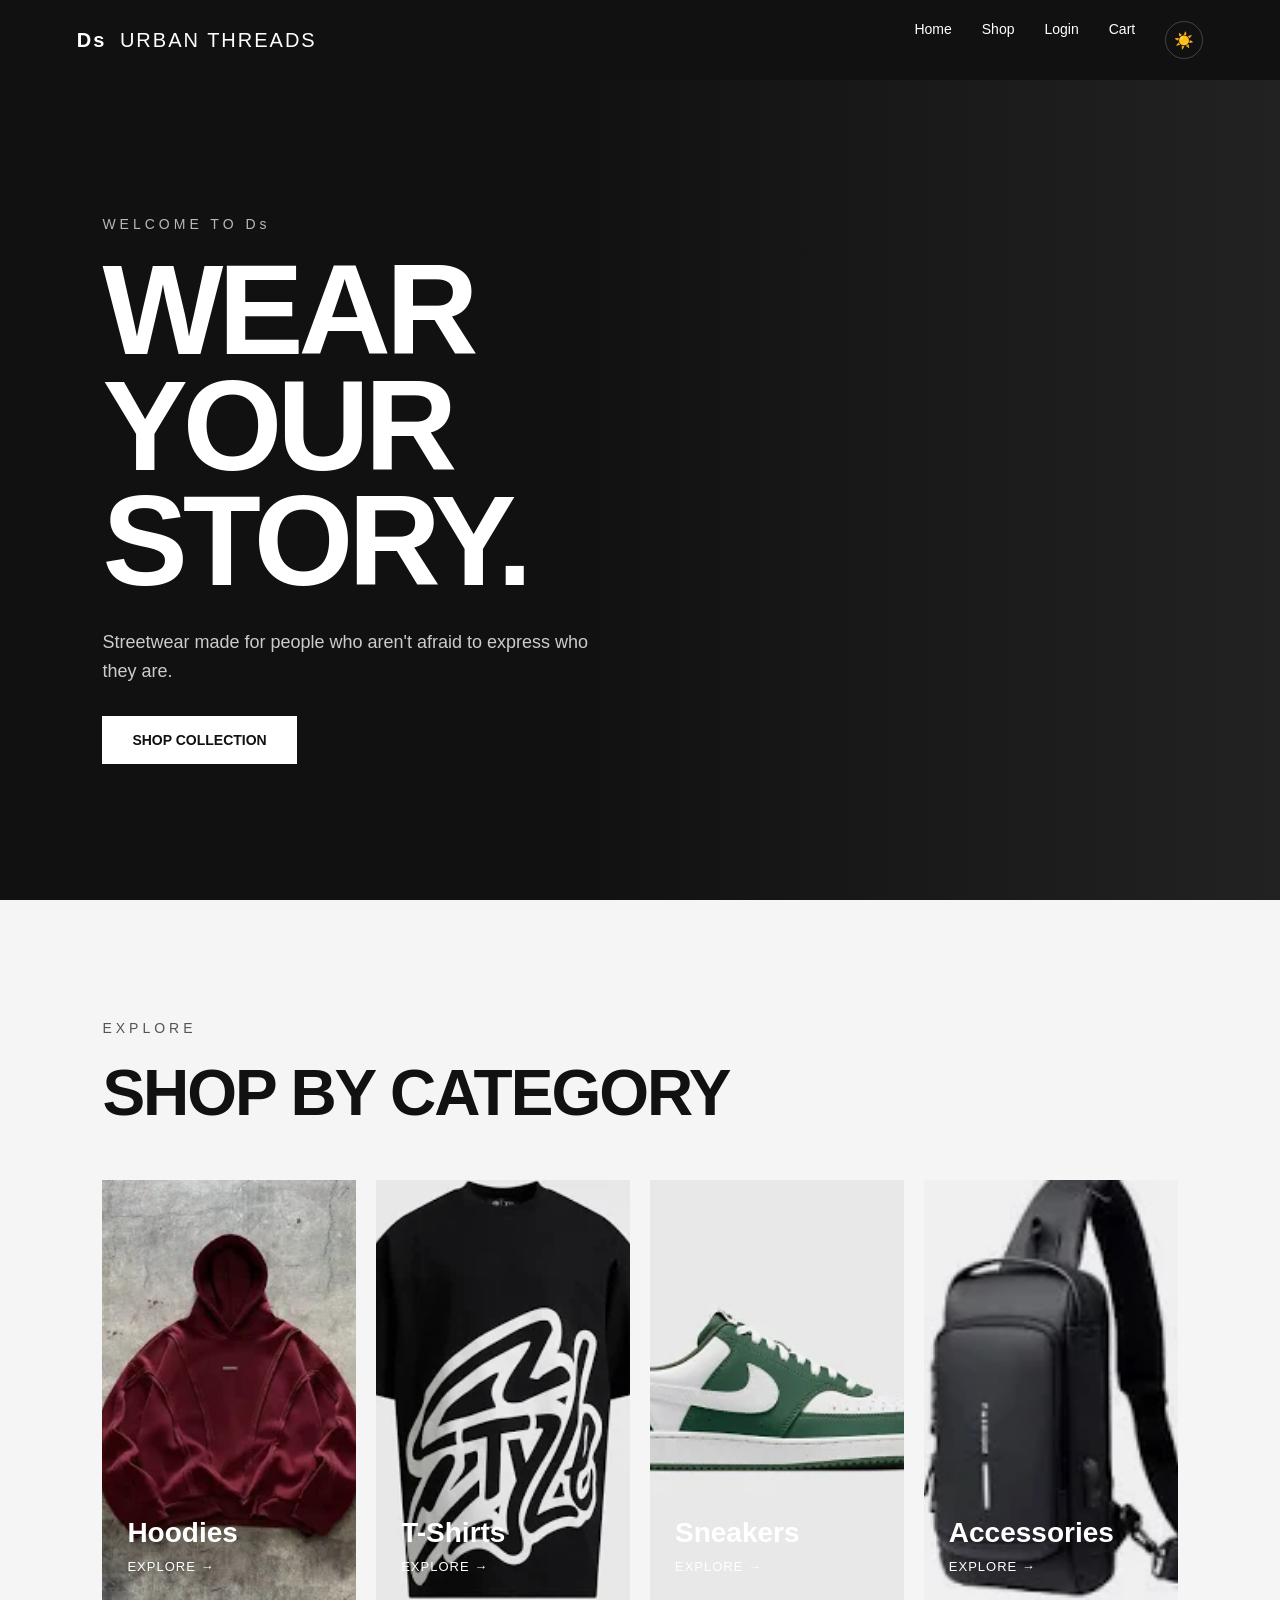
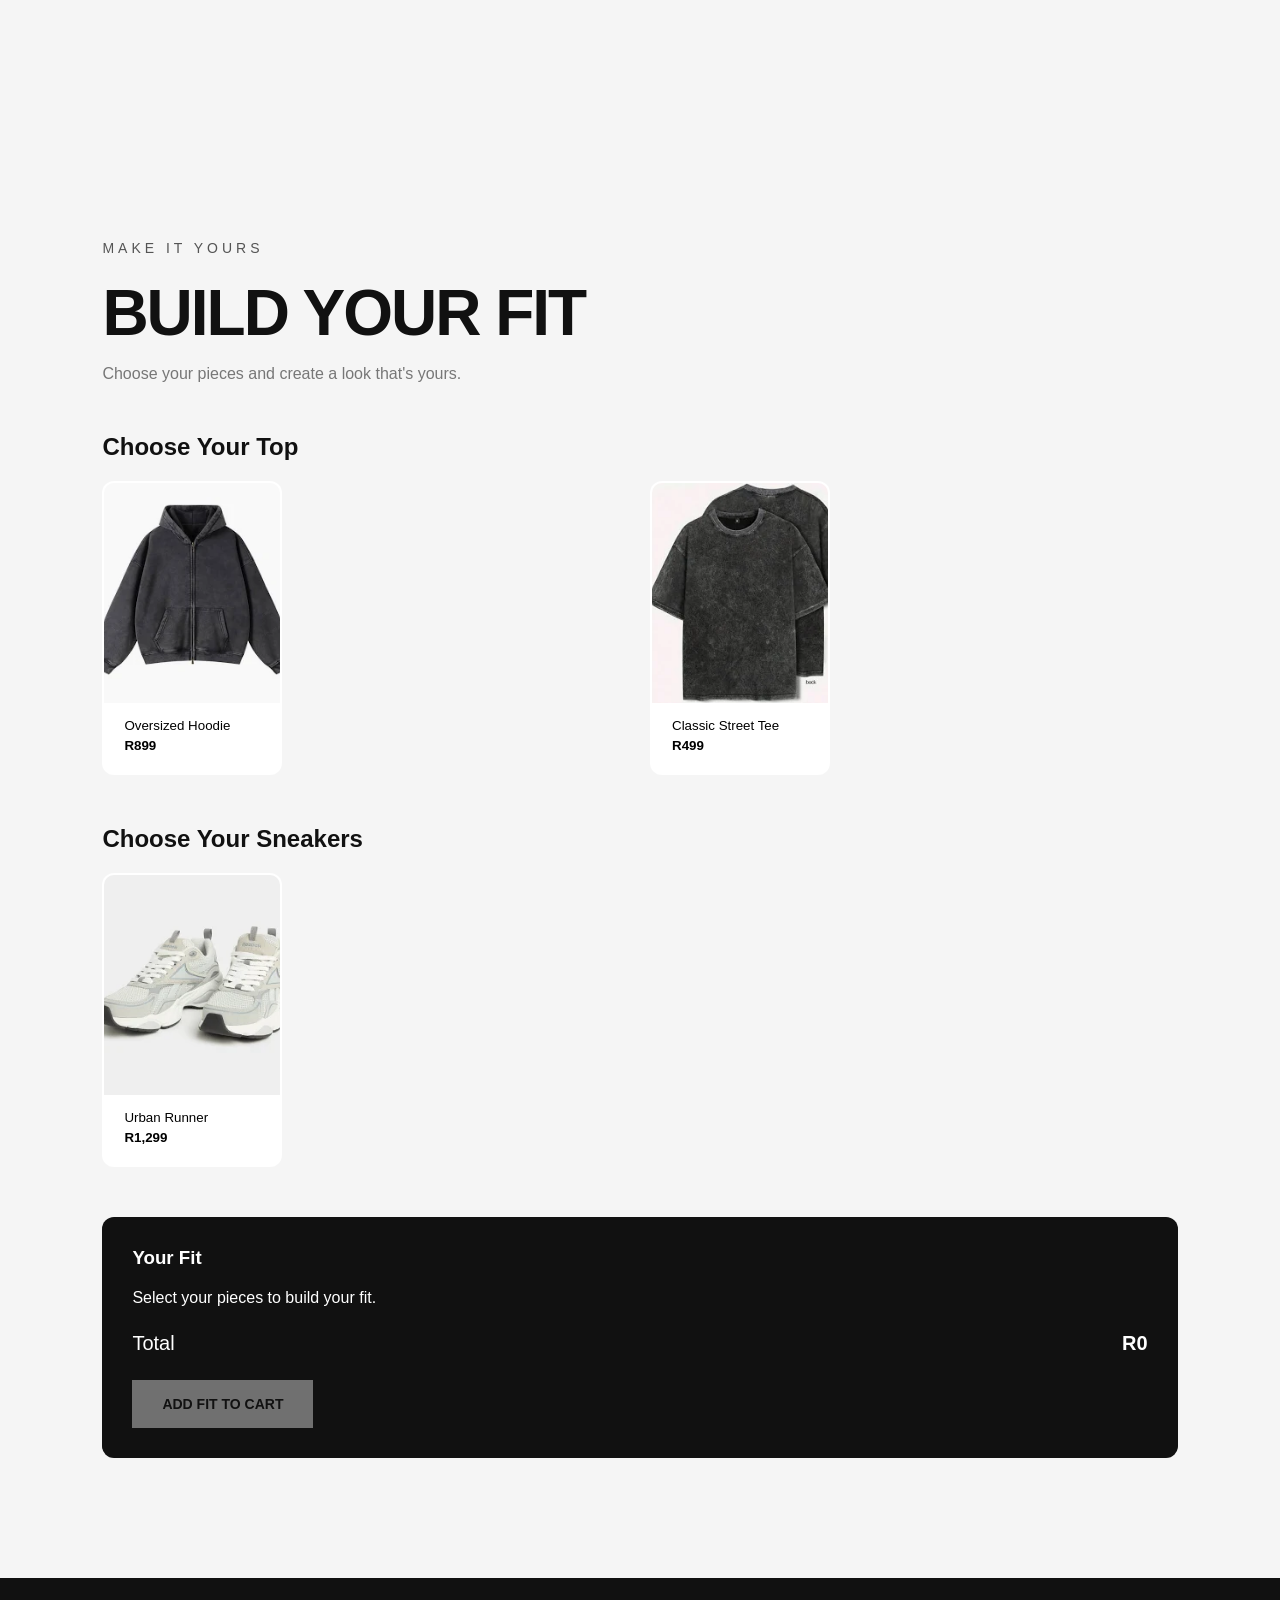
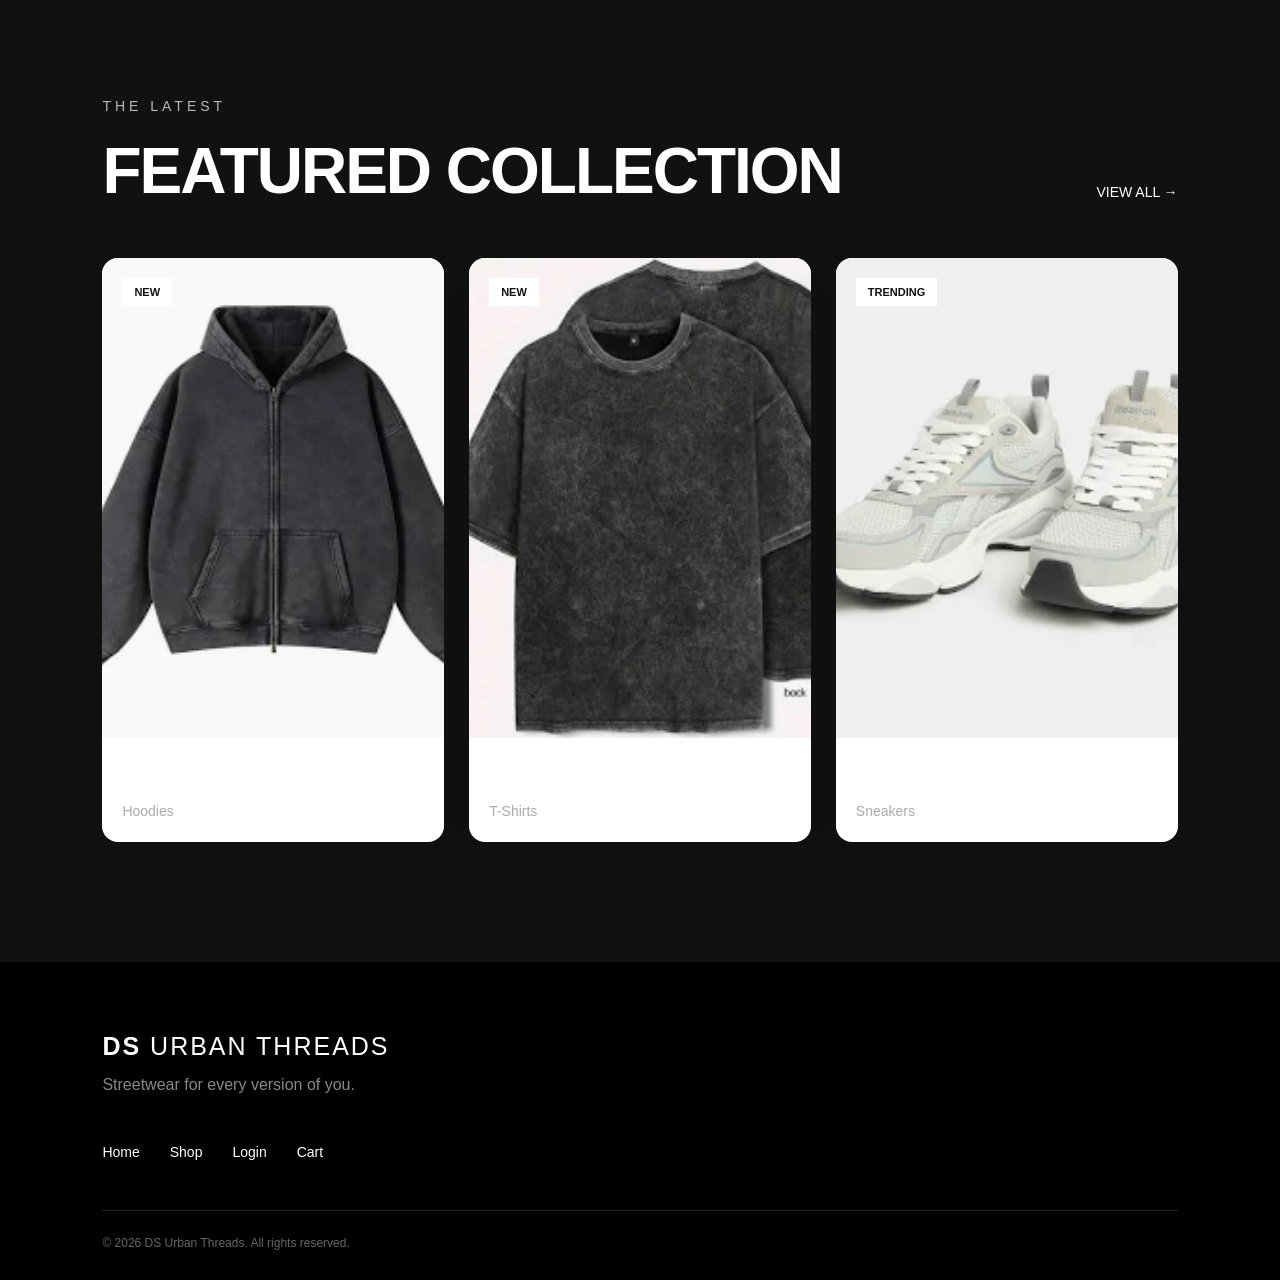
<file: index.html>
<!DOCTYPE html>
<html lang="en">

<head>
    <meta charset="UTF-8">
    <meta name="viewport" content="width=device-width, initial-scale=1.0">

    <title>Ds Urban Threads</title>

    <link rel="stylesheet" href="style.css">
    <link rel="icon" type="image/png" href="./assets/ChatGPT Image Aug 14, 2026, 10_46_32 AM.png">
</head>

<body>

    <!-- Navbar -->
    <nav class="navbar">

        <a href="index.html" class="logo">
            Ds <span>URBAN THREADS</span>
        </a>

        <div class="nav-links">

            <a href="index.html">Home</a>

            <a href="shop.html">Shop</a>

            <a href="login.html">Login</a>

            <a href="cart.html">Cart</a>

            <button id="theme-toggle" class="theme-toggle">
                ☀️
            </button>

        </div>

    </nav>


    <!-- Hero Section -->
    <main>

        <section class="hero">

            <div class="hero-content">

                <p class="eyebrow">
                    WELCOME TO Ds
                </p>

                <h1>
                    WEAR YOUR
                    <span>STORY.</span>
                </h1>

                <p class="hero-text">
                    Streetwear made for people who aren't afraid
                    to express who they are.
                </p>

                <a href="shop.html" class="shop-btn">
                    SHOP COLLECTION
                </a>

            </div>

        </section>


        <!-- Categories -->
        <section class="categories">

            <div class="section-heading">

                <p class="eyebrow">
                    EXPLORE
                </p>

                <h2>
                    SHOP BY CATEGORY
                </h2>

            </div>


            <div class="category-grid">


                <!-- Hoodies -->

                <a
                    href="shop.html?category=Hoodies"
                    class="category-card"
                >

                    <img
                        src="./assets/cotton-hoodie.webp"
                        alt="Hoodies"
                        class="category-image"
                    >

                    <div class="category-content">

                        <h3>
                            Hoodies
                        </h3>

                        <span>
                            Explore →
                        </span>

                    </div>

                </a>


                <!-- T-Shirts -->

                <a
                    href="shop.html?category=T-Shirts"
                    class="category-card"
                >

                    <img
                        src="./assets/graphic-tee.webp"
                        alt="T-Shirts"
                        class="category-image"
                    >

                    <div class="category-content">

                        <h3>
                            T-Shirts
                        </h3>

                        <span>
                            Explore →
                        </span>

                    </div>

                </a>


                <!-- Sneakers -->

                <a
                    href="shop.html?category=Sneakers"
                    class="category-card"
                >

                    <img
                        src="./assets/street-sneaker.webp"
                        alt="Sneakers"
                        class="category-image"
                    >

                    <div class="category-content">

                        <h3>
                            Sneakers
                        </h3>

                        <span>
                            Explore →
                        </span>

                    </div>

                </a>


                <!-- Accessories -->

                <a
                    href="shop.html?category=Accessories"
                    class="category-card"
                >

                    <img
                        src="./assets/utility-bag.webp"
                        alt="Accessories"
                        class="category-image"
                    >

                    <div class="category-content">

                        <h3>
                            Accessories
                        </h3>

                        <span>
                            Explore →
                        </span>

                    </div>

                </a>

            </div>

        </section>

<!-- Build Your Fit -->
<section class="build-fit">

    <div class="section-heading">
        <p class="eyebrow">MAKE IT YOURS</p>

        <h2>BUILD YOUR FIT</h2>

        <p class="fit-intro">
            Choose your pieces and create a look that's yours.
        </p>
    </div>


    <div class="fit-container">

        <!-- Choose Top -->
        <div class="fit-category">

            <h3>Choose Your Top</h3>

            <div class="fit-options">

                <!-- Oversized Hoodie -->
                <button
                    class="fit-option"
                    data-type="top"
                    data-name="Oversized Hoodie"
                    data-price="899"
                    data-image="./assets/oversized-hoodie.webp"
                >

                    <img
                        src="./assets/oversized-hoodie.webp"
                        alt="Oversized Hoodie"
                    >

                    <span>Oversized Hoodie</span>

                    <strong>R899</strong>

                </button>


                <!-- Classic Street Tee -->
                <button
                    class="fit-option"
                    data-type="top"
                    data-name="Classic Street Tee"
                    data-price="499"
                    data-image="./assets/urban-tshirt.webp"
                >

                    <img
                        src="./assets/urban-tshirt.webp"
                        alt="Classic Street Tee"
                    >

                    <span>Classic Street Tee</span>

                    <strong>R499</strong>

                </button>

            </div>

        </div>


        <!-- Choose Sneakers -->
        <div class="fit-category">

            <h3>Choose Your Sneakers</h3>

            <div class="fit-options">

                <!-- Urban Runner -->
                <button
                    class="fit-option"
                    data-type="shoes"
                    data-name="Urban Runner"
                    data-price="1299"
                    data-image="./assets/runner-sneaker.webp"
                >

                    <img
                        src="./assets/runner-sneaker.webp"
                        alt="Urban Runner"
                    >

                    <span>Urban Runner</span>

                    <strong>R1,299</strong>

                </button>

            </div>

        </div>


        <!-- Fit Summary -->
        <div class="fit-summary">

            <h3>Your Fit</h3>

            <div id="selected-fit">

                <p>
                    Select your pieces to build your fit.
                </p>

            </div>

            <div class="fit-total">

                <span>Total</span>

                <strong id="fit-total">
                    R0
                </strong>

            </div>

            <button
                id="add-fit-cart"
                class="shop-btn"
                disabled
            >
                ADD FIT TO CART
            </button>

        </div>

    </div>

</section>


        <!-- Featured Collection -->
        <section class="featured">

            <div class="section-heading featured-heading">

                <div>

                    <p class="eyebrow">
                        THE LATEST
                    </p>

                    <h2>
                        FEATURED COLLECTION
                    </h2>

                </div>

                <a
                    href="shop.html"
                    class="view-all"
                >
                    VIEW ALL →
                </a>

            </div>


            <div class="featured-grid">


                <!-- Featured Hoodie -->

                <article class="product-card">

                    <div class="product-image">

                        <img
                            src="./assets/oversized-hoodie.webp"
                            alt="Oversized Hoodie"
                        >

                        <span class="product-tag">
                            NEW
                        </span>

                    </div>


                    <div class="product-info">

                        <div>

                            <h3>
                                Oversized Hoodie
                            </h3>

                            <p>
                                Hoodies
                            </p>

                        </div>

                        <strong>
                            R899
                        </strong>

                    </div>

                </article>


                <!-- Featured T-Shirt -->

                <article class="product-card">

                    <div class="product-image">

                        <img
                            src="./assets/urban-tshirt.webp"
                            alt="Classic Street Tee"
                        >

                        <span class="product-tag">
                            NEW
                        </span>

                    </div>


                    <div class="product-info">

                        <div>

                            <h3>
                                Classic Street Tee
                            </h3>

                            <p>
                                T-Shirts
                            </p>

                        </div>

                        <strong>
                            R499
                        </strong>

                    </div>

                </article>


                <!-- Featured Sneakers -->

                <article class="product-card">

                    <div class="product-image">

                        <img
                            src="./assets/runner-sneaker.webp"
                            alt="Urban Runner"
                        >

                        <span class="product-tag">
                            TRENDING
                        </span>

                    </div>


                    <div class="product-info">

                        <div>

                            <h3>
                                Urban Runner
                            </h3>

                            <p>
                                Sneakers
                            </p>

                        </div>

                        <strong>
                            R1,299
                        </strong>

                    </div>

                </article>

            </div>

        </section>

    </main>


    <!-- Footer -->
    <footer class="footer">

        <div class="footer-brand">

            <h2>
                DS <span>URBAN THREADS</span>
            </h2>

            <p>
                Streetwear for every version of you.
            </p>

        </div>


        <div class="footer-links">

            <a href="index.html">
                Home
            </a>

            <a href="shop.html">
                Shop
            </a>

            <a href="login.html">
                Login
            </a>

            <a href="cart.html">
                Cart
            </a>

        </div>


        <p class="copyright">
            © 2026 DS Urban Threads. All rights reserved.
        </p>

    </footer>


    <script src="./js/theme.js"></script>
<script src="./js/fit.js"></script>

</body>

</html>
</file>
<file: style.css>
/* Reset */
* {
    margin: 0;
    padding: 0;
    box-sizing: border-box;
}

body {
    font-family: Arial, sans-serif;
    background: #111;
    color: #fff;
}

/* Navbar */
.navbar {
    height: 80px;
    padding: 0 6%;
    display: flex;
    align-items: center;
    justify-content: space-between;
    background: #111;
}

.logo {
    color: #fff;
    text-decoration: none;
    font-size: 20px;
    font-weight: 800;
    letter-spacing: 2px;
}

.logo span {
    font-weight: 400;
    margin-left: 6px;
}

.nav-links {
    display: flex;
    gap: 30px;
}

.nav-links a {
    color: #fff;
    text-decoration: none;
    font-size: 14px;
    transition: 0.3s;
}

.nav-links a:hover {
    opacity: 0.6;
}

/* Hero */
.hero {
    min-height: calc(100vh - 80px);
    display: flex;
    align-items: center;
    padding: 0 8%;
    background: linear-gradient(
        90deg,
        #111 0%,
        #111 45%,
        #222 100%
    );
}

.hero-content {
    max-width: 650px;
}

.eyebrow {
    font-size: 14px;
    letter-spacing: 4px;
    margin-bottom: 20px;
    opacity: 0.7;
}

.hero h1 {
    font-size: clamp(60px, 10vw, 130px);
    line-height: 0.9;
    font-weight: 900;
    letter-spacing: -5px;
}

.hero h1 span {
    display: block;
}

.hero-text {
    max-width: 500px;
    margin: 30px 0;
    font-size: 18px;
    line-height: 1.6;
    color: #ccc;
}

.shop-btn {
    display: inline-block;
    padding: 16px 30px;
    background: #fff;
    color: #111;
    text-decoration: none;
    font-weight: 700;
    font-size: 14px;
    transition: 0.3s;
}

.shop-btn:hover {
    background: #ddd;
    transform: translateY(-3px);
}

/* =========================
   Categories
========================= */

.categories {
    padding: 120px 8%;
    background: #f5f5f5;
    color: #111;
}

.section-heading {
    margin-bottom: 50px;
}

.section-heading h2 {
    font-size: clamp(35px, 5vw, 65px);
    letter-spacing: -2px;
}

.category-grid {
    display: grid;
    grid-template-columns: repeat(4, 1fr);
    gap: 20px;
}

.category-card {
    position: relative;
    height: 420px;
    overflow: hidden;
    text-decoration: none;
    color: #fff;
    background: #222;
}

.category-image {
    width: 100%;
    height: 100%;
    transition: transform 0.5s ease;
}

.category-card:hover .category-image {
    transform: scale(1.05);
}

/* Temporary category backgrounds */

.hoodie-image {
    background: linear-gradient(135deg, #333, #111);
}

.tshirt-image {
    background: linear-gradient(135deg, #555, #222);
}

.sneaker-image {
    background: linear-gradient(135deg, #222, #444);
}

.accessories-image {
    background: linear-gradient(135deg, #111, #333);
}

.category-content {
    position: absolute;
    bottom: 25px;
    left: 25px;
}

.category-content h3 {
    font-size: 28px;
    margin-bottom: 8px;
}

.category-content span {
    font-size: 13px;
    text-transform: uppercase;
    letter-spacing: 1px;
}


/* =========================
   Featured Collection
========================= */

.featured {
    padding: 120px 8%;
    background: #111;
}

.featured-heading {
    color: #fff;
    display: flex;
    justify-content: space-between;
    align-items: flex-end;
}

.view-all {
    color: #fff;
    text-decoration: none;
    font-size: 14px;
    margin-bottom: 8px;
}

.featured-grid {
    display: grid;
    grid-template-columns: repeat(3, 1fr);
    gap: 25px;
}

.product-card {
    color: #fff;
}

.product-image {
    height: 480px;
    background: #222;
    position: relative;
}

.product-tag {
    position: absolute;
    top: 20px;
    left: 20px;
    padding: 8px 12px;
    background: #fff;
    color: #111;
    font-size: 11px;
    font-weight: bold;
}

.product-info {
    display: flex;
    justify-content: space-between;
    padding-top: 18px;
}

.product-info h3 {
    font-size: 18px;
    margin-bottom: 5px;
}

.product-info p {
    color: #888;
    font-size: 13px;
}

.product-info strong {
    font-size: 16px;
}


/* =========================
   Footer
========================= */

.footer {
    padding: 70px 8% 30px;
    background: #000;
    color: #fff;
}

.footer-brand h2 {
    font-size: 25px;
    letter-spacing: 2px;
}

.footer-brand h2 span {
    font-weight: 400;
}

.footer-brand p {
    margin-top: 15px;
    color: #888;
}

.footer-links {
    display: flex;
    gap: 30px;
    margin: 50px 0;
}

.footer-links a {
    color: #fff;
    text-decoration: none;
    font-size: 14px;
}

.copyright {
    padding-top: 25px;
    border-top: 1px solid #222;
    color: #666;
    font-size: 12px;
}


/* =========================
   Responsive
========================= */

@media (max-width: 900px) {

    .category-grid {
        grid-template-columns: repeat(2, 1fr);
    }

    .featured-grid {
        grid-template-columns: 1fr 1fr;
    }

}

@media (max-width: 600px) {

    .navbar {
        padding: 0 5%;
    }

    .nav-links {
        gap: 15px;
    }

    .nav-links a {
        font-size: 12px;
    }

    .hero {
        padding: 0 7%;
    }

    .categories,
    .featured {
        padding: 80px 7%;
    }

    .category-grid,
    .featured-grid {
        grid-template-columns: 1fr;
    }

    .category-card {
        height: 350px;
    }

    .product-image {
        height: 400px;
    }

    .featured-heading {
        align-items: flex-start;
        gap: 20px;
        flex-direction: column;
    }

    .footer-links {
        flex-wrap: wrap;
    }

}

.products-grid {
    display: grid;
    grid-template-columns: repeat(3, 1fr);
    gap: 30px;
    margin-top: 40px;
}

.product-card {
    background: #ffffff;
    border-radius: 16px;
    overflow: hidden;
    box-shadow: 0 8px 25px rgba(0, 0, 0, 0.08);
    transition: transform 0.3s ease;
}

.product-card:hover {
    transform: translateY(-5px);
}

.product-card img {
    width: 100%;
    height: 300px;
    object-fit: cover;
    display: block;
}

.product-info {
    padding: 20px;
}

.product-category {
    font-size: 13px;
    text-transform: uppercase;
    letter-spacing: 1px;
    opacity: 0.6;
}

.product-info h3 {
    margin: 8px 0;
    font-size: 22px;
}

.product-info p {
    font-size: 14px;
    line-height: 1.6;
    opacity: 0.7;
}

.product-bottom {
    display: flex;
    align-items: center;
    justify-content: space-between;
    margin-top: 20px;
}

.product-bottom strong {
    font-size: 20px;
}

.add-to-cart {
    border: none;
    padding: 10px 16px;
    border-radius: 8px;
    cursor: pointer;
    background: #111;
    color: white;
    transition: 0.3s;
}

.add-to-cart:hover {
    opacity: 0.8;
}

@media (max-width: 900px) {
    .products-grid {
        grid-template-columns: repeat(2, 1fr);
    }
}

@media (max-width: 600px) {
    .products-grid {
        grid-template-columns: 1fr;
    }

    .product-card img {
        height: 280px;
    }
}

.category-filters {
    display: flex;
    justify-content: center;
    flex-wrap: wrap;
    gap: 12px;
    margin: 30px 0 40px;
}

.filter-btn {
    padding: 10px 20px;
    border: 1px solid #ddd;
    background: white;
    border-radius: 30px;
    cursor: pointer;
    transition: 0.3s ease;
}

.filter-btn:hover {
    transform: translateY(-2px);
}

.filter-btn.active {
    background: #111;
    color: white;
    border-color: #111;
}
/* =========================
   Shopping Cart
========================= */

.cart-page {
    min-height: calc(100vh - 80px);
    padding: 80px 8%;
    background: #111;
    color: #fff;
}

.cart-section {
    max-width: 1100px;
    margin: auto;
}

.cart-section h1 {
    margin-bottom: 40px;
    font-size: clamp(40px, 6vw, 70px);
    letter-spacing: -2px;
}


/* Individual Cart Item */

.cart-item {
    display: flex;
    align-items: center;
    gap: 25px;
    padding: 20px;
    margin-bottom: 15px;
    border: 1px solid #292929;
    border-radius: 12px;
    background: #181818;
}

.cart-item img {
    width: 100px;
    height: 120px;
    object-fit: cover;
    border-radius: 8px;
}

.cart-item-info {
    flex: 1;
}

.cart-item-info h3 {
    margin-bottom: 8px;
    color: #fff;
}

.cart-item-info p {
    color: #999;
}


/* Quantity Controls */

.quantity-controls {
    display: flex;
    align-items: center;
    gap: 12px;
    margin-top: 15px;
}

.quantity-controls button {
    width: 30px;
    height: 30px;
    border: 1px solid #444;
    background: #222;
    color: #fff;
    border-radius: 5px;
    cursor: pointer;
    transition: 0.3s ease;
}

.quantity-controls button:hover {
    background: #fff;
    color: #111;
}


/* Cart Item Price */

.cart-item-right {
    text-align: right;
}

.cart-item-right strong {
    color: #fff;
}


/* Remove Button */

.remove-btn {
    display: block;
    margin-top: 10px;
    border: none;
    background: none;
    color: #888;
    text-decoration: underline;
    cursor: pointer;
}

.remove-btn:hover {
    color: #fff;
}


/* Cart Summary */

.cart-summary {
    margin-top: 40px;
    padding: 30px;
    border: 1px solid #292929;
    border-radius: 12px;
    background: #181818;
}

.cart-summary p {
    display: flex;
    justify-content: space-between;
    font-size: 20px;
    color: #fff;
}


/* Checkout Button */

#checkout-btn {
    display: block;
    width: 100%;
    margin-top: 20px;
    padding: 15px;
    border: none;
    border-radius: 8px;
    background: #fff;
    color: #111;
    text-align: center;
    text-decoration: none;
    cursor: pointer;
    font-size: 16px;
    font-weight: 700;
    transition: 0.3s ease;
}

#checkout-btn:hover {
    background: #ddd;
    transform: translateY(-2px);
}

/* Cart Responsive Design */

@media (max-width: 600px) {

    .cart-page {
        padding: 60px 5%;
    }

    .cart-item {
        align-items: flex-start;
        flex-wrap: wrap;
    }

    .cart-item img {
        width: 80px;
        height: 100px;
    }

    .cart-item-info {
        min-width: calc(100% - 120px);
    }

    .cart-item-right {
        width: 100%;
        display: flex;
        justify-content: space-between;
        align-items: center;
        text-align: left;
    }

    .remove-btn {
        margin-top: 0;
    }

    .cart-summary {
        padding: 20px;
    }
}

/* =========================
   Checkout
========================= */

.checkout-page {
    padding: 60px 8%;
    min-height: 100vh;
}

.checkout-container {
    max-width: 900px;
    margin: auto;
}

.checkout-container h1 {
    margin-bottom: 10px;
}

.checkout-subtitle {
    color: #aaa;
    margin-bottom: 40px;
}

.checkout-section {
    background: #fff;
    color: #111;
    padding: 30px;
    margin-bottom: 25px;
    border-radius: 12px;
}

.checkout-section h2 {
    margin-bottom: 25px;
}

.checkout-section textarea {
    width: 100%;
    min-height: 120px;
    padding: 13px;
    border: 1px solid #ddd;
    border-radius: 7px;
    resize: vertical;
    font-family: Arial, sans-serif;
}

.checkout-btn {
    width: 100%;
    padding: 15px;
    border: none;
    border-radius: 7px;
    background: #111;
    color: #fff;
    cursor: pointer;
    font-size: 16px;
    font-weight: 600;
}

.checkout-btn:hover {
    opacity: 0.8;
}

.checkout-item {
    display: flex;
    justify-content: space-between;
    align-items: center;
    padding: 15px 0;
    border-bottom: 1px solid #ddd;
}

.checkout-item p {
    margin-top: 5px;
    color: #777;
    font-size: 14px;
}

.checkout-total {
    display: flex;
    justify-content: space-between;
    margin-top: 25px;
    font-size: 20px;
}

#checkout-message {
    text-align: center;
    margin-top: 20px;
    font-weight: 600;
}

/* Empty Cart */

.empty-cart {
    padding: 60px 20px;
    text-align: center;
    border: 1px dashed #333;
    border-radius: 12px;
    color: #888;
}

/* =========================
   Product Card Text Fix
========================= */

.products-grid .product-card {
    background: #fff;
    color: #111;
}

.products-grid .product-info {
    color: #111;
    background: #fff;
}

.products-grid .product-info h3 {
    color: #111;
}

.products-grid .product-info p {
    color: #555;
    opacity: 1;
}

.products-grid .product-category {
    color: #666;
    opacity: 1;
}

.products-grid .product-bottom strong {
    color: #111;
}

/* =========================
   Checkout Card Fix
========================= */

.checkout-section {
    background: #fff;
    color: #111;
    padding: 30px;
    margin-bottom: 25px;
    border-radius: 12px;
}

.checkout-section h2 {
    color: #111;
    margin-bottom: 25px;
}

.checkout-item {
    display: flex;
    justify-content: space-between;
    align-items: center;
    gap: 20px;
    padding: 18px 0;
    border-bottom: 1px solid #ddd;
}

.checkout-item strong {
    color: #111;
    font-size: 16px;
}

.checkout-item p {
    margin-top: 6px;
    color: #777;
    font-size: 14px;
}

.checkout-total {
    display: flex;
    justify-content: space-between;
    align-items: center;
    margin-top: 25px;
    padding-top: 20px;
    border-top: 2px solid #ddd;
    color: #111;
    font-size: 20px;
}

.checkout-total strong {
    color: #111;
}


/* Checkout Form */

.checkout-section .form-group {
    margin-bottom: 20px;
}

.checkout-section label {
    display: block;
    margin-bottom: 8px;
    color: #111;
    font-weight: 600;
}

.checkout-section input,
.checkout-section textarea {
    width: 100%;
    padding: 13px;
    border: 1px solid #ddd;
    border-radius: 7px;
    background: #fff;
    color: #111;
    font-family: Arial, sans-serif;
}

.checkout-section input:focus,
.checkout-section textarea:focus {
    outline: none;
    border-color: #111;
}

.checkout-section textarea {
    min-height: 120px;
    resize: vertical;
}


/* Place Order Button */

.checkout-btn {
    width: 100%;
    padding: 15px;
    border: none;
    border-radius: 7px;
    background: #111;
    color: #fff;
    cursor: pointer;
    font-size: 16px;
    font-weight: 700;
    transition: 0.3s ease;
}

.checkout-btn:hover {
    background: #333;
    transform: translateY(-2px);
}


/* Mobile Checkout */

@media (max-width: 600px) {

    .checkout-page {
        padding: 50px 5%;
    }

    .checkout-section {
        padding: 20px;
    }

    .checkout-item {
        gap: 10px;
    }

    .checkout-total {
        font-size: 18px;
    }

}

/* =========================
   Theme Toggle
========================= */

.theme-toggle {
    border: 1px solid #444;
    background: transparent;
    color: #fff;
    width: 38px;
    height: 38px;
    border-radius: 50%;
    cursor: pointer;
    font-size: 16px;
    transition: 0.3s ease;
}

.theme-toggle:hover {
    background: #fff;
    color: #111;
}


/* =========================
   Light Mode
========================= */

body.light-mode {
    background: #f5f5f5;
    color: #111;
}


/* Navbar */

body.light-mode .navbar {
    background: #fff;
}

body.light-mode .logo {
    color: #111;
}

body.light-mode .nav-links a {
    color: #111;
}

body.light-mode #user-email {
    color: #666;
}

body.light-mode #logout-btn {
    color: #111;
    border-color: #ccc;
}

body.light-mode #logout-btn:hover {
    background: #111;
    color: #fff;
}


/* Theme button */

body.light-mode .theme-toggle {
    border-color: #ccc;
    color: #111;
}


/* Hero */

body.light-mode .hero {
    background: linear-gradient(
        90deg,
        #f5f5f5 0%,
        #f5f5f5 45%,
        #e8e8e8 100%
    );
}

body.light-mode .hero-text {
    color: #555;
}


/* Featured */

body.light-mode .featured {
    background: #f5f5f5;
}

body.light-mode .featured-heading,
body.light-mode .featured-heading h2 {
    color: #111;
}

body.light-mode .view-all {
    color: #111;
}

body.light-mode .product-card {
    color: #111;
}


/* Categories */

body.light-mode .categories {
    background: #fff;
    color: #111;
}


/* Cart */

body.light-mode .cart-page {
    background: #f5f5f5;
    color: #111;
}

body.light-mode .cart-item {
    background: #fff;
    border-color: #ddd;
}

body.light-mode .cart-item-info h3,
body.light-mode .cart-item-right strong {
    color: #111;
}

body.light-mode .quantity-controls button {
    background: #fff;
    color: #111;
    border-color: #ccc;
}

body.light-mode .cart-summary {
    background: #fff;
    border-color: #ddd;
}

body.light-mode .cart-summary p {
    color: #111;
}


/* Checkout */

body.light-mode .checkout-page {
    background: #f5f5f5;
    color: #111;
}


/* Footer */

body.light-mode .footer {
    background: #fff;
    color: #111;
}

body.light-mode .footer-links a {
    color: #111;
}

/* =========================
   Build Your Fit
========================= */

.build-fit {
    padding: 120px 8%;
    background: #f5f5f5;
    color: #111;
}

.fit-intro {
    margin-top: 15px;
    color: #777;
    max-width: 500px;
}

.fit-container {
    max-width: 1100px;
    margin: 50px auto 0;
}

.fit-category {
    margin-bottom: 50px;
}

.fit-category h3 {
    margin-bottom: 20px;
    font-size: 24px;
}

.fit-options {
    display: grid;
    grid-template-columns: repeat(2, 1fr);
    gap: 20px;
}

.fit-option {
    padding: 0;
    border: 2px solid transparent;
    background: #fff;
    cursor: pointer;
    text-align: left;
    border-radius: 12px;
    overflow: hidden;
    transition: 0.3s ease;
}

.fit-option:hover {
    transform: translateY(-4px);
}

.fit-option.selected {
    border-color: #111;
}

.fit-option img {
    width: 100%;
    height: 300px;
    object-fit: cover;
    display: block;
}

.fit-option span,
.fit-option strong {
    display: block;
    padding: 15px 20px 0;
}

.fit-option strong {
    padding-top: 5px;
    padding-bottom: 20px;
}

.fit-summary {
    padding: 30px;
    background: #111;
    color: #fff;
    border-radius: 12px;
}

.fit-summary h3 {
    margin-bottom: 20px;
}

.selected-fit-item {
    display: flex;
    align-items: center;
    gap: 15px;
    padding: 12px 0;
    border-bottom: 1px solid #333;
}

.selected-fit-item img {
    width: 60px;
    height: 70px;
    object-fit: cover;
    border-radius: 6px;
}

.fit-total {
    display: flex;
    justify-content: space-between;
    margin: 25px 0;
    font-size: 20px;
}

#add-fit-cart {
    border: none;
    cursor: pointer;
}

#add-fit-cart:disabled {
    opacity: 0.4;
    cursor: not-allowed;
}


/* Build Your Fit - Light Mode */

body.light-mode .build-fit {
    background: #f5f5f5;
    color: #111;
}


/* Mobile */

@media (max-width: 600px) {

    .build-fit {
        padding: 80px 7%;
    }

    .fit-options {
        grid-template-columns: 1fr;
    }

    .fit-option img {
        height: 280px;
    }

}

.product-image img,
.category-image,
.fit-option img {
    width: 100%;
    height: 100%;
    object-fit: cover;
    display: block;
}

.product-image {
    position: relative;
    overflow: hidden;
}

/* Build Your Fit images */
.fit-option {
    width: 180px;
    overflow: hidden;
}

.fit-option img {
    width: 100%;
    height: 220px;
    object-fit: cover;
    display: block;
}


/* =========================
   Authentication / Login
========================= */

/* Login page layout */
.auth-page {
    min-height: calc(100vh - 80px);
    display: flex;
    align-items: center;
    justify-content: center;
    padding: 60px 5%;
    background: #111;
}

/* Login card */
.auth-container {
    width: 100%;
    max-width: 450px;
    padding: 40px;
    background: #fff;
    color: #111;
    border-radius: 16px;
    box-shadow: 0 15px 40px rgba(0, 0, 0, 0.25);
}

/* Card heading */
.auth-container h1 {
    margin-bottom: 10px;
    font-size: 32px;
}

/* Card subtitle */
.auth-subtitle {
    margin-bottom: 30px;
    color: #777;
    line-height: 1.5;
}

/* Form fields */
.form-group {
    margin-bottom: 20px;
}

/* Form labels */
.form-group label {
    display: block;
    margin-bottom: 8px;
    font-weight: 600;
}

/* Form inputs */
.form-group input {
    width: 100%;
    padding: 13px;
    border: 1px solid #ddd;
    border-radius: 8px;
    font-family: Arial, sans-serif;
    font-size: 14px;
    background: #fff;
    color: #111;
}

/* Input focus state */
.form-group input:focus {
    outline: none;
    border-color: #111;
}

/* Login and signup buttons */
.auth-btn {
    width: 100%;
    padding: 14px;
    border: none;
    border-radius: 8px;
    background: #111;
    color: #fff;
    cursor: pointer;
    font-size: 15px;
    font-weight: 700;
    transition: 0.3s ease;
}

/* Button hover */
.auth-btn:hover {
    background: #333;
    transform: translateY(-2px);
}

/* Login/signup message */
#auth-message {
    margin-top: 15px;
    text-align: center;
    font-size: 14px;
}

/* Create account text */
.auth-switch {
    margin-top: 25px;
    text-align: center;
    color: #777;
    font-size: 14px;
}

/* Create account link */
.auth-switch a {
    color: #111;
    font-weight: 700;
    text-decoration: none;
}

/* Signup form heading */
#signup-form h2 {
    margin-bottom: 25px;
}

/* Hide signup form until selected */
.hidden {
    display: none;
}


/* =========================
   Authentication - Light Mode
========================= */

body.light-mode .auth-page {
    background: #f5f5f5;
}

body.light-mode .auth-container {
    background: #fff;
    color: #111;
}


/* =========================
   Authentication - Mobile
========================= */

@media (max-width: 600px) {

    .auth-page {
        padding: 40px 5%;
    }

    .auth-container {
        padding: 30px 25px;
    }

    .auth-container h1 {
        font-size: 28px;
    }

}
</file>
